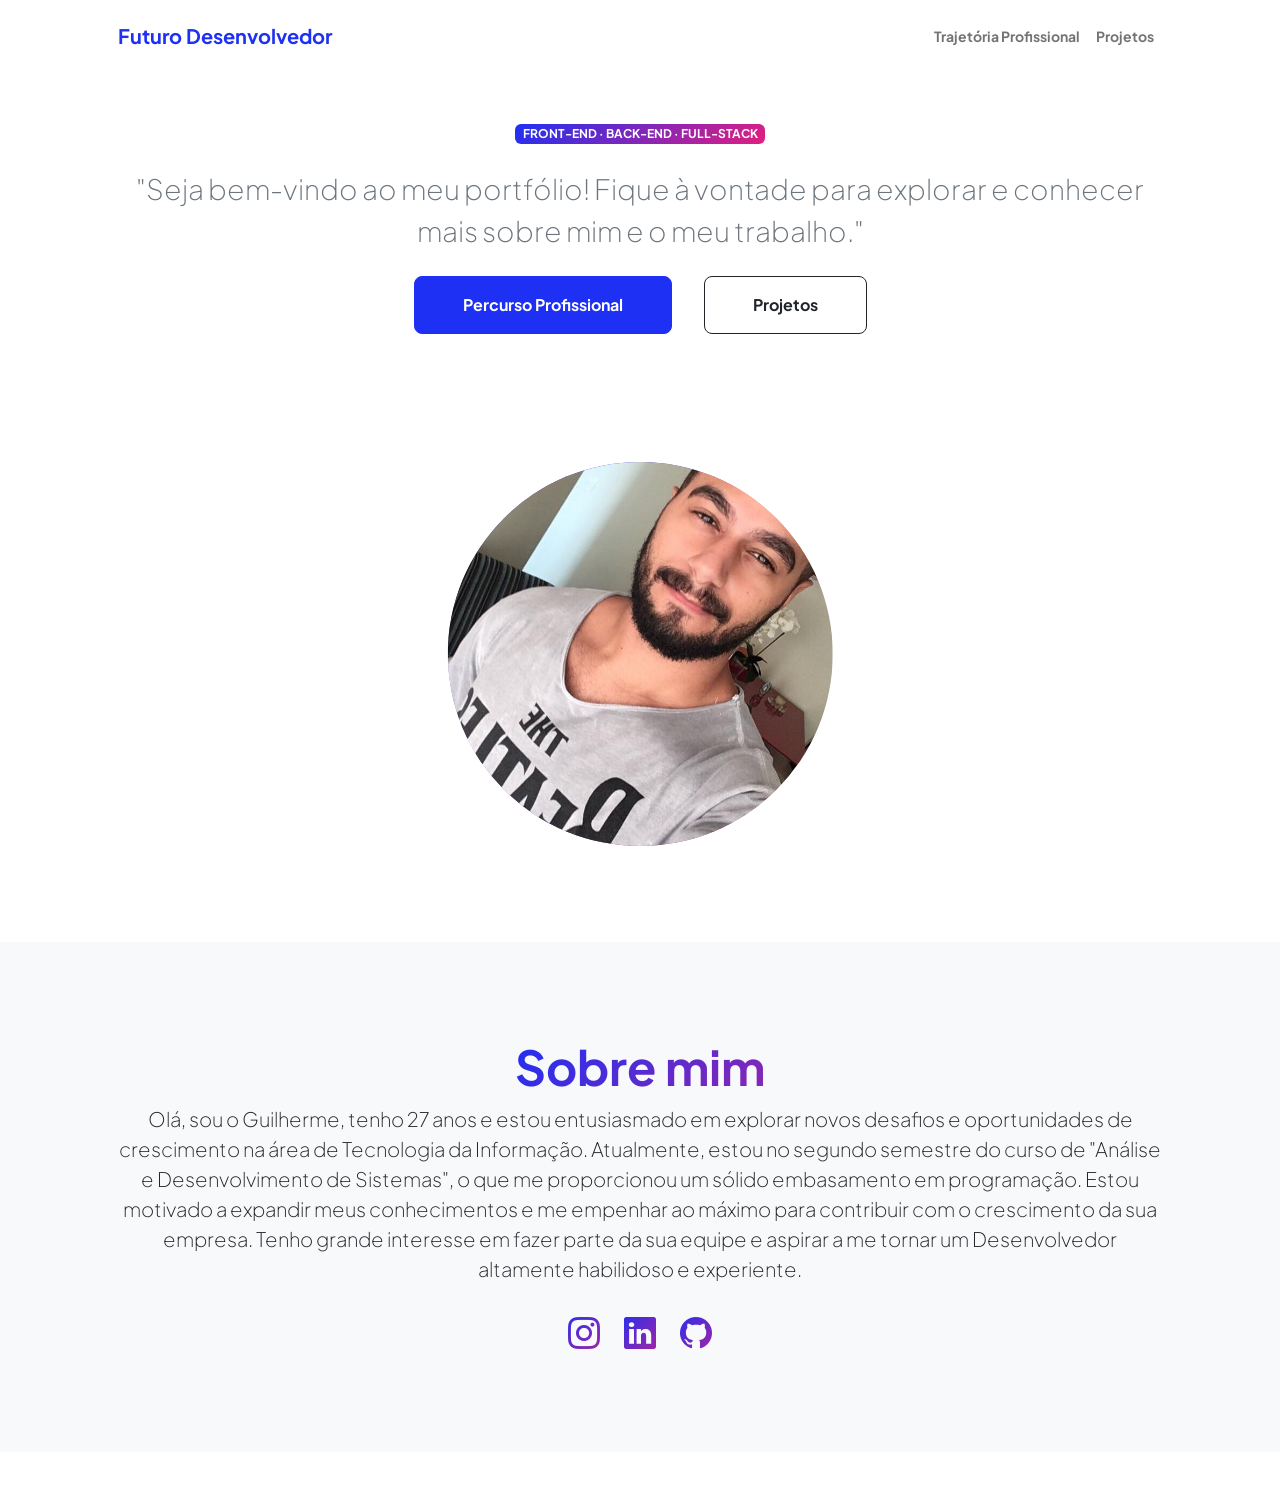
<file: cv/index.html>
<!DOCTYPE html>
<html lang="en">
    <head>
        <meta charset="utf-8" />
        <meta name="viewport" content="width=device-width, initial-scale=1, shrink-to-fit=no" />
        <meta name="description" content="" />
        <meta name="author" content="" />
        <title>Guilherme Mata</title>
        <!-- Favicon-->
        <link rel="icon" type="image/x-icon" href="assets/favicon.ico" />
        <!-- Custom Google font-->
        <link rel="preconnect" href="https://fonts.googleapis.com" />
        <link rel="preconnect" href="https://fonts.gstatic.com" crossorigin />
        <link href="https://fonts.googleapis.com/css2?family=Plus+Jakarta+Sans:wght@100;200;300;400;500;600;700;800;900&amp;display=swap" rel="stylesheet" />
        <!-- Bootstrap icons-->
        <link href="https://cdn.jsdelivr.net/npm/bootstrap-icons@1.8.1/font/bootstrap-icons.css" rel="stylesheet" />
        <!-- Core theme CSS (includes Bootstrap)-->
        <link href="css/styles.css" rel="stylesheet" />
    </head>
    <body class="d-flex flex-column h-100">
        <main class="flex-shrink-0">
            <!-- Navigation-->
            <nav class="navbar navbar-expand-lg navbar-light bg-white py-3">
                <div class="container px-5">
                    <a class="navbar-brand" href="index.html"><span class="fw-bolder text-primary">Futuro Desenvolvedor</span></a>
                    <button class="navbar-toggler" type="button" data-bs-toggle="collapse" data-bs-target="#navbarSupportedContent" aria-controls="navbarSupportedContent" aria-expanded="false" aria-label="Toggle navigation"><span class="navbar-toggler-icon"></span></button>
                    <div class="collapse navbar-collapse" id="navbarSupportedContent">
                        <ul class="navbar-nav ms-auto mb-2 mb-lg-0 small fw-bolder">
                     <!--   <li class="nav-item"><a class="nav-link" href="index.html">Home</a></li>-->
                            <li class="nav-item"><a class="nav-link" href="resume.html">Trajetória Profissional</a></li>
                            <li class="nav-item"><a class="nav-link" href="projects.html">Projetos</a></li>
                            <!-- <li class="nav-item"><a class="nav-link" href="contact.html">Contato</a></li> -->
                        </ul>
                    </div>
                </div>
            </nav>
            <!-- Header-->
            <header class="py-5">
                <div class="container px-5 pb-5">
                    <div class="row gx-5 align-items-center">
                        <div class="col-xxl-5">
                            <!-- Header text content-->
                            <div class="text-center text-xxl-start">
                                <div class="badge bg-gradient-primary-to-secondary text-white mb-4"><div class="text-uppercase">Front-End &middot; Back-End &middot; Full-Stack</div></div>
                                <div class="fs-3 fw-light text-muted">"Seja bem-vindo ao meu portfólio! Fique à vontade para explorar e conhecer mais sobre mim e o meu trabalho."</div>
                               <!-- <h1 class="display-3 fw-bolder mb-5"><span class="text-gradient d-inline">Get online and grow fast</span></h1>--><br/>
                                <div class="d-grid gap-3 d-sm-flex justify-content-sm-center justify-content-xxl-start mb-3">
                                    <a class="btn btn-primary btn-lg px-5 py-3 me-sm-3 fs-6 fw-bolder" href="resume.html">Percurso Profissional</a>
                                    <a class="btn btn-outline-dark btn-lg px-5 py-3 fs-6 fw-bolder" href="projects.html">Projetos</a>
                                </div>
                            </div>
                        </div>
                        <div class="col-xxl-7">
                            <!-- Header profile picture-->
                            <div class="d-flex justify-content-center mt-5 mt-xxl-0">
                                <div class="profile bg-gradient-primary-to-secondary">
                                    <!-- TIP: For best results, use a photo with a transparent background like the demo example below-->
                                    <!-- Watch a tutorial on how to do this on YouTube (link)-->
                                    <img class="profile-img " src="assets/profile.jpg" alt="..." >
                                    <div class="dots-1">
       
                                    </div>
                                    <div class="dots-2">
 
                                    </div>
                                    <div class="dots-3">

                                    </div>
                                    <div class="dots-4">

                                    </div>
                                </div>
                            </div>
                        </div>
                    </div>
                </div>
            </header>
            <!-- About Section-->
            <section class="bg-light py-5">
                <div class="container px-5">
                    <div class="row gx-5 justify-content-center">
                        <div class="col-xxl-8">
                            <div class="text-center my-5">
                                <h2 class="display-5 fw-bolder"><span class="text-gradient d-inline">Sobre mim</span></h2>
                                <p class="lead fw-light mb-4">Olá, sou o Guilherme, tenho 27 anos e estou entusiasmado em explorar novos desafios e oportunidades de crescimento na área de Tecnologia da Informação. Atualmente, estou no segundo semestre do curso de "Análise e Desenvolvimento de Sistemas", o que me proporcionou um sólido embasamento em programação. Estou motivado a expandir meus conhecimentos e me empenhar ao máximo para contribuir com o crescimento da sua empresa. Tenho grande interesse em fazer parte da sua equipe e aspirar a me tornar um Desenvolvedor altamente habilidoso e experiente.</p>
                                <!--<p class="text-muted">...</p>-->
                                <div class="d-flex justify-content-center fs-2 gap-4">
                                    <a class="text-gradient" href="https://www.instagram.com/guilhermeflmata/?next=%2Fguilhermeflmata%2F"><i class="bi bi-instagram"></i></a>
                                    <a class="text-gradient" href="https://www.linkedin.com/in/guilherme-mata-116523270/"><i class="bi bi-linkedin"></i></a>
                                    <a class="text-gradient" href="https://github.com/GuilhermeMata"><i class="bi bi-github"></i></a>
                                </div>
                            </div>
                        </div>
                    </div>
                </div>
            </section>
        </main>
        <!-- Footer-->
        <footer class="bg-white py-4 mt-auto">
            <div class="container px-5">
                <div class="row align-items-center justify-content-between flex-column flex-sm-row">
                    <div class="col-auto"><div class="small m-0"></div></div>
                    <!--<a class="small" href="#!">Privacy</a>
                        <span class="mx-1">&middot;</span>
                        <a class="small" href="#!">Terms</a>
                        <span class="mx-1">&middot;</span>
                        <a class="small" href="#!">Contact</a>-->
                    </div>
                </div>
            </div>
        </footer>
        <!-- Bootstrap core JS-->
        <script src="https://cdn.jsdelivr.net/npm/bootstrap@5.2.3/dist/js/bootstrap.bundle.min.js"></script>
        <!-- Core theme JS-->

        
    </body>
</html>
</file>
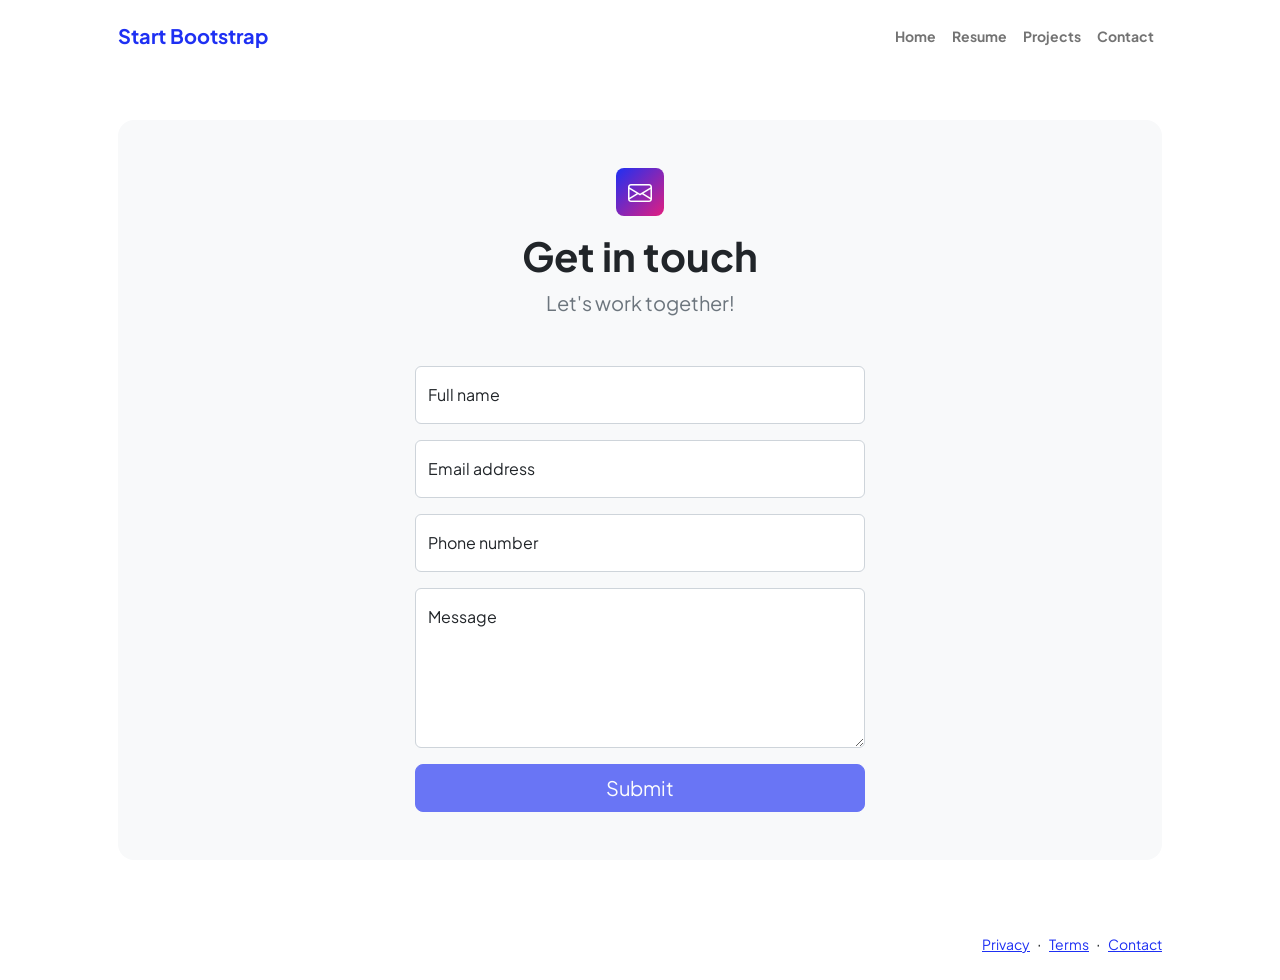
<file: cv/contact.html>
<!DOCTYPE html>
<html lang="en">
    <head>
        <meta charset="utf-8" />
        <meta name="viewport" content="width=device-width, initial-scale=1, shrink-to-fit=no" />
        <meta name="description" content />
        <meta name="author" content />
        <title>Modern Business - Start Bootstrap Template</title>
        <!-- Favicon-->
        <link rel="icon" type="image/x-icon" href="assets/favicon.ico" />
        <!-- Custom Google font-->
        <link rel="preconnect" href="https://fonts.googleapis.com" />
        <link rel="preconnect" href="https://fonts.gstatic.com" crossorigin />
        <link href="https://fonts.googleapis.com/css2?family=Plus+Jakarta+Sans:wght@100;200;300;400;500;600;700;800;900&amp;display=swap" rel="stylesheet" />
        <!-- Bootstrap icons-->
        <link href="https://cdn.jsdelivr.net/npm/bootstrap-icons@1.8.1/font/bootstrap-icons.css" rel="stylesheet" />
        <!-- Core theme CSS (includes Bootstrap)-->
        <link href="css/styles.css" rel="stylesheet" />
    </head>
    <body class="d-flex flex-column">
        <main class="flex-shrink-0">
            <!-- Navigation-->
            <nav class="navbar navbar-expand-lg navbar-light bg-white py-3">
                <div class="container px-5">
                    <a class="navbar-brand" href="index.html"><span class="fw-bolder text-primary">Start Bootstrap</span></a>
                    <button class="navbar-toggler" type="button" data-bs-toggle="collapse" data-bs-target="#navbarSupportedContent" aria-controls="navbarSupportedContent" aria-expanded="false" aria-label="Toggle navigation"><span class="navbar-toggler-icon"></span></button>
                    <div class="collapse navbar-collapse" id="navbarSupportedContent">
                        <ul class="navbar-nav ms-auto mb-2 mb-lg-0 small fw-bolder">
                            <li class="nav-item"><a class="nav-link" href="index.html">Home</a></li>
                            <li class="nav-item"><a class="nav-link" href="resume.html">Resume</a></li>
                            <li class="nav-item"><a class="nav-link" href="projects.html">Projects</a></li>
                            <li class="nav-item"><a class="nav-link" href="contact.html">Contact</a></li>
                        </ul>
                    </div>
                </div>
            </nav>
            <!-- Page content-->
            <section class="py-5">
                <div class="container px-5">
                    <!-- Contact form-->
                    <div class="bg-light rounded-4 py-5 px-4 px-md-5">
                        <div class="text-center mb-5">
                            <div class="feature bg-primary bg-gradient-primary-to-secondary text-white rounded-3 mb-3"><i class="bi bi-envelope"></i></div>
                            <h1 class="fw-bolder">Get in touch</h1>
                            <p class="lead fw-normal text-muted mb-0">Let's work together!</p>
                        </div>
                        <div class="row gx-5 justify-content-center">
                            <div class="col-lg-8 col-xl-6">
                                <!-- * * * * * * * * * * * * * * *-->
                                <!-- * * SB Forms Contact Form * *-->
                                <!-- * * * * * * * * * * * * * * *-->
                                <!-- This form is pre-integrated with SB Forms.-->
                                <!-- To make this form functional, sign up at-->
                                <!-- https://startbootstrap.com/solution/contact-forms-->
                                <!-- to get an API token!-->
                                <form id="contactForm" data-sb-form-api-token="API_TOKEN">
                                    <!-- Name input-->
                                    <div class="form-floating mb-3">
                                        <input class="form-control" id="name" type="text" placeholder="Enter your name..." data-sb-validations="required" />
                                        <label for="name">Full name</label>
                                        <div class="invalid-feedback" data-sb-feedback="name:required">A name is required.</div>
                                    </div>
                                    <!-- Email address input-->
                                    <div class="form-floating mb-3">
                                        <input class="form-control" id="email" type="email" placeholder="name@example.com" data-sb-validations="required,email" />
                                        <label for="email">Email address</label>
                                        <div class="invalid-feedback" data-sb-feedback="email:required">An email is required.</div>
                                        <div class="invalid-feedback" data-sb-feedback="email:email">Email is not valid.</div>
                                    </div>
                                    <!-- Phone number input-->
                                    <div class="form-floating mb-3">
                                        <input class="form-control" id="phone" type="tel" placeholder="(123) 456-7890" data-sb-validations="required" />
                                        <label for="phone">Phone number</label>
                                        <div class="invalid-feedback" data-sb-feedback="phone:required">A phone number is required.</div>
                                    </div>
                                    <!-- Message input-->
                                    <div class="form-floating mb-3">
                                        <textarea class="form-control" id="message" type="text" placeholder="Enter your message here..." style="height: 10rem" data-sb-validations="required"></textarea>
                                        <label for="message">Message</label>
                                        <div class="invalid-feedback" data-sb-feedback="message:required">A message is required.</div>
                                    </div>
                                    <!-- Submit success message-->
                                    <!---->
                                    <!-- This is what your users will see when the form-->
                                    <!-- has successfully submitted-->
                                    <div class="d-none" id="submitSuccessMessage">
                                        <div class="text-center mb-3">
                                            <div class="fw-bolder">Form submission successful!</div>
                                            To activate this form, sign up at
                                            <br />
                                            <a href="https://startbootstrap.com/solution/contact-forms">https://startbootstrap.com/solution/contact-forms</a>
                                        </div>
                                    </div>
                                    <!-- Submit error message-->
                                    <!---->
                                    <!-- This is what your users will see when there is-->
                                    <!-- an error submitting the form-->
                                    <div class="d-none" id="submitErrorMessage"><div class="text-center text-danger mb-3">Error sending message!</div></div>
                                    <!-- Submit Button-->
                                    <div class="d-grid"><button class="btn btn-primary btn-lg disabled" id="submitButton" type="submit">Submit</button></div>
                                </form>
                            </div>
                        </div>
                    </div>
                </div>
            </section>
        </main>
        <!-- Footer-->
        <footer class="bg-white py-4 mt-auto">
            <div class="container px-5">
                <div class="row align-items-center justify-content-between flex-column flex-sm-row">
                    <div class="col-auto"><div class="small m-0"></div></div>
                    <div class="col-auto">
                        <a class="small" href="#!">Privacy</a>
                        <span class="mx-1">&middot;</span>
                        <a class="small" href="#!">Terms</a>
                        <span class="mx-1">&middot;</span>
                        <a class="small" href="#!">Contact</a>
                    </div>
                </div>
            </div>
        </footer>
        <!-- Bootstrap core JS-->
        <script src="https://cdn.jsdelivr.net/npm/bootstrap@5.2.3/dist/js/bootstrap.bundle.min.js"></script>
        <!-- Core theme JS-->
        <script src="js/scripts.js"></script>
        <!-- * * * * * * * * * * * * * * * * * * * * * * * * * * * * * * * * * * * * * * * *-->
        <!-- * *                               SB Forms JS                               * *-->
        <!-- * * Activate your form at https://startbootstrap.com/solution/contact-forms * *-->
        <!-- * * * * * * * * * * * * * * * * * * * * * * * * * * * * * * * * * * * * * * * *-->
        <script src="https://cdn.startbootstrap.com/sb-forms-latest.js"></script>
    </body>
</html>
</file>
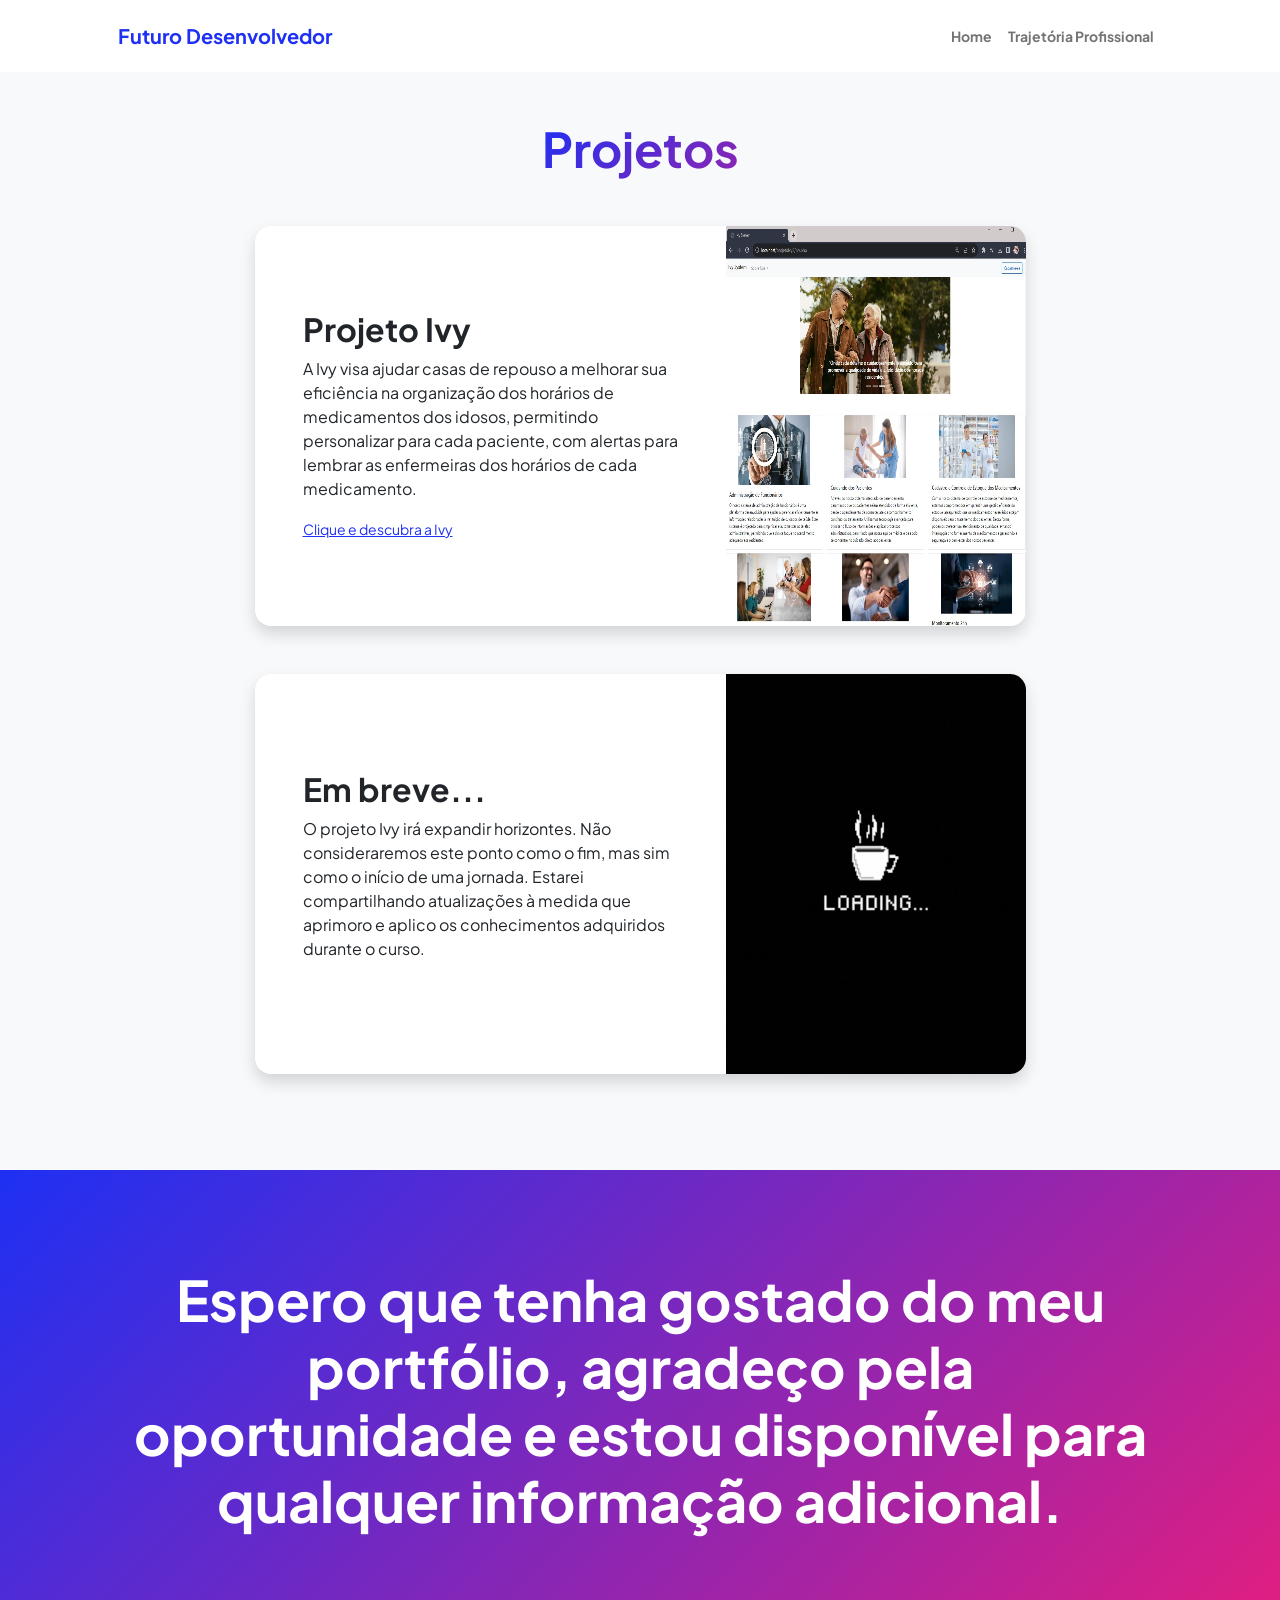
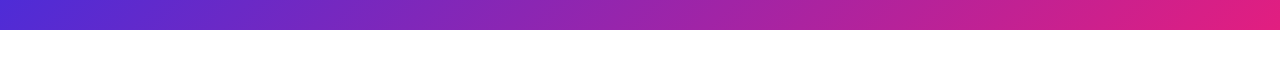
<file: cv/projects.html>
<!DOCTYPE html>
<html lang="en">
    <head>
        <meta charset="utf-8" />
        <meta name="viewport" content="width=device-width, initial-scale=1, shrink-to-fit=no" />
        <meta name="description" content="" />
        <meta name="author" content="" />
        <title>Guilherme Mata</title>
        <!-- Favicon-->
        <link rel="icon" type="image/x-icon" href="assets/favicon.ico" />
        <!-- Custom Google font-->
        <link rel="preconnect" href="https://fonts.googleapis.com" />
        <link rel="preconnect" href="https://fonts.gstatic.com" crossorigin />
        <link href="https://fonts.googleapis.com/css2?family=Plus+Jakarta+Sans:wght@100;200;300;400;500;600;700;800;900&amp;display=swap" rel="stylesheet" />
        <!-- Bootstrap icons-->
        <link href="https://cdn.jsdelivr.net/npm/bootstrap-icons@1.8.1/font/bootstrap-icons.css" rel="stylesheet" />
        <!-- Core theme CSS (includes Bootstrap)-->
        <link href="css/styles.css" rel="stylesheet" />
    </head>
    <body class="d-flex flex-column h-100 bg-light">
        <main class="flex-shrink-0">
            <!-- Navigation-->
            <nav class="navbar navbar-expand-lg navbar-light bg-white py-3">
                <div class="container px-5">
                    <a class="navbar-brand" href="index.html"><span class="fw-bolder text-primary">Futuro Desenvolvedor</span></a>
                    <button class="navbar-toggler" type="button" data-bs-toggle="collapse" data-bs-target="#navbarSupportedContent" aria-controls="navbarSupportedContent" aria-expanded="false" aria-label="Toggle navigation"><span class="navbar-toggler-icon"></span></button>
                    <div class="collapse navbar-collapse" id="navbarSupportedContent">
                        <ul class="navbar-nav ms-auto mb-2 mb-lg-0 small fw-bolder">
                            <li class="nav-item"><a class="nav-link" href="index.html">Home</a></li>
                            <li class="nav-item"><a class="nav-link" href="resume.html">Trajetória Profissional</a></li>
                        <!--<li class="nav-item"><a class="nav-link" href="projects.html">Projects</a></li>
                            <li class="nav-item"><a class="nav-link" href="contact.html">Contact</a></li> -->
                        </ul>
                    </div>
                </div>
            </nav>
            <!-- Projects Section-->
            <section class="py-5">
                <div class="container px-5 mb-5">
                    <div class="text-center mb-5">
                        <h1 class="display-5 fw-bolder mb-0"><span class="text-gradient d-inline">Projetos</span></h1>
                    </div>
                    <div class="row gx-5 justify-content-center">
                        <div class="col-lg-11 col-xl-9 col-xxl-8">
                            <!-- Project Card 1-->
                            <div class="card overflow-hidden shadow rounded-4 border-0 mb-5">
                                <div class="card-body p-0">
                                    <div class="d-flex align-items-center">
                                        <div class="p-5">
                                            <h2 class="fw-bolder">Projeto Ivy</h2>
                                            <p>A Ivy visa ajudar casas de repouso a melhorar sua eficiência na organização dos horários de medicamentos dos idosos, permitindo personalizar para cada paciente, com alertas para lembrar as enfermeiras dos horários de cada medicamento.</p>
                                            <a class="small" href="http://localhost/projetoivy2/ivy.php">Clique e descubra a Ivy</a>
                                        </div> 
                                        <img class="img-fluid" src="assets/ivy2fotor.png" alt="..." />
                                    </div>
                                </div>
                            </div>
                            <!-- Project Card 2-->
                           <div class="card overflow-hidden shadow rounded-4 border-0">
                                <div class="card-body p-0">
                                    <div class="d-flex align-items-center">
                                        <div class="p-5">
                                            <h2 class="fw-bolder">Em breve...</h2>
                                            <p>O projeto Ivy irá expandir horizontes. Não consideraremos este ponto como o fim, mas sim como o início de uma jornada. Estarei compartilhando atualizações à medida que aprimoro e aplico os conhecimentos adquiridos durante o curso.</p>
                                        </div>
                                       <img class="img-fluid" src="assets/coffe.gif" alt="..." /> 
                                    </div>
                                </div>
                            </div>
                        </div>
                    </div>
                </div>
            </section>
            <!-- Call to action section-->
            <section class="py-5 bg-gradient-primary-to-secondary text-white">
                <div class="container px-5 my-5">
                    <div class="text-center">
                        <h2 class="display-4 fw-bolder mb-4">Espero que tenha gostado do meu portfólio, agradeço pela oportunidade e estou disponível para qualquer informação adicional.</h2>
                        <!--<a class="btn btn-outline-light btn-lg px-5 py-3 fs-6 fw-bolder" href="contact.html">Contact me</a>-->
                    </div>
                </div>
            </section>
        </main>
        <!-- Footer-->
        <footer class="bg-white py-4 mt-auto">
            <div class="container px-5">
                <div class="row align-items-center justify-content-between flex-column flex-sm-row">
                    <div class="col-auto"><div class="small m-0"></div></div>
                    <div class="col-auto">
                     <!--<a class="small" href="#!">Privacy</a>
                        <span class="mx-1">&middot;</span>
                        <a class="small" href="#!">Terms</a>
                        <span class="mx-1">&middot;</span>
                        <a class="small" href="#!">Contact</a>-->
                    </div>
                </div>
            </div>
        </footer>
        <!-- Bootstrap core JS-->
        <script src="https://cdn.jsdelivr.net/npm/bootstrap@5.2.3/dist/js/bootstrap.bundle.min.js"></script>
        <!-- Core theme JS-->
        <script src="js/scripts.js"></script>
    </body>
</html>
</file>
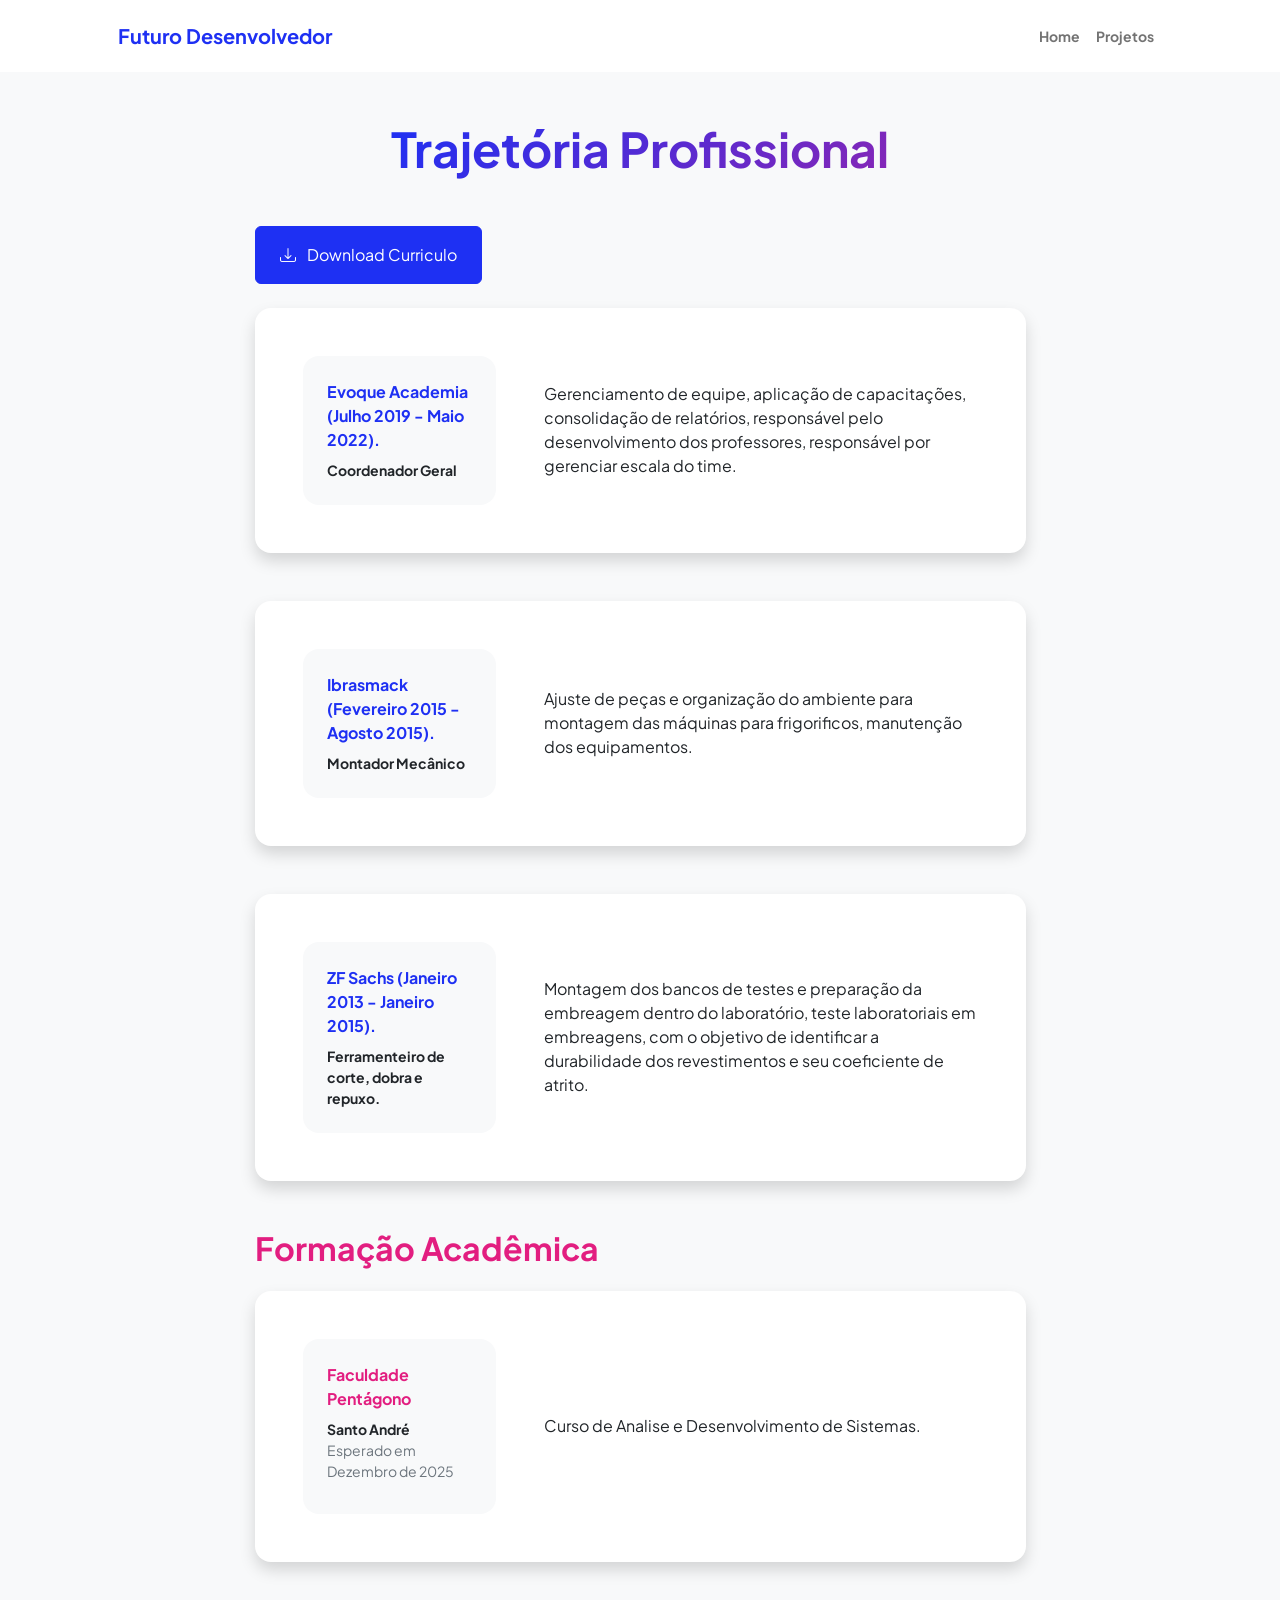
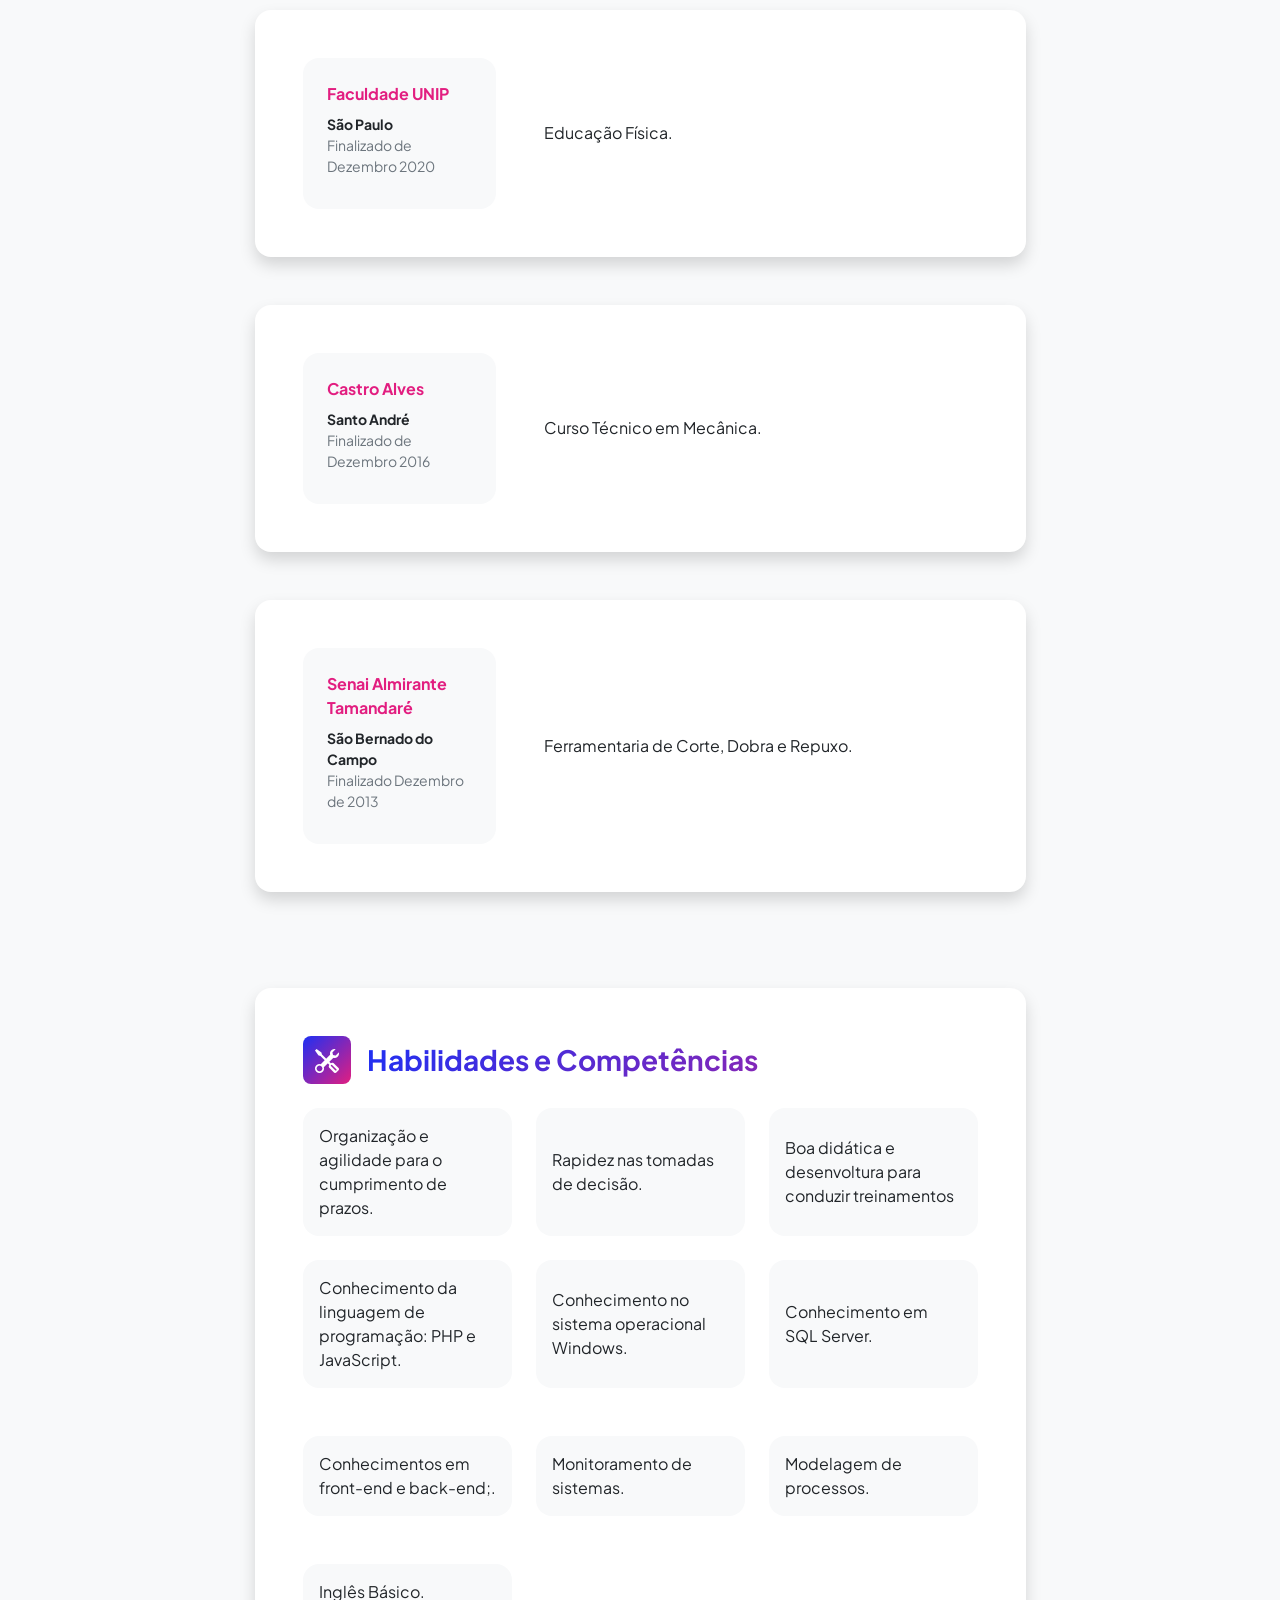
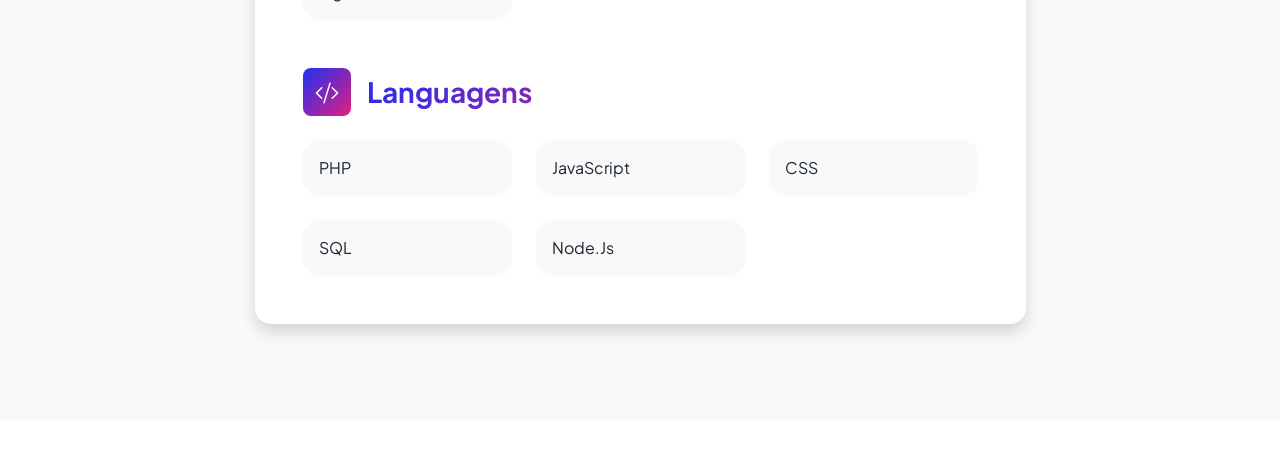
<file: cv/resume.html>
<!DOCTYPE html>
<html lang="en">
    <head>
        <meta charset="utf-8" />
        <meta name="viewport" content="width=device-width, initial-scale=1, shrink-to-fit=no" />
        <meta name="description" content="" />
        <meta name="author" content="" />
        <title>Guilherme Mata</title>
        <!-- Favicon-->
        <link rel="icon" type="image/x-icon" href="assets/favicon.ico" />
        <!-- Custom Google font-->
        <link rel="preconnect" href="https://fonts.googleapis.com" />
        <link rel="preconnect" href="https://fonts.gstatic.com" crossorigin />
        <link href="https://fonts.googleapis.com/css2?family=Plus+Jakarta+Sans:wght@100;200;300;400;500;600;700;800;900&amp;display=swap" rel="stylesheet" />
        <!-- Bootstrap icons-->
        <link href="https://cdn.jsdelivr.net/npm/bootstrap-icons@1.8.1/font/bootstrap-icons.css" rel="stylesheet" />
        <!-- Core theme CSS (includes Bootstrap)-->
        <link href="css/styles.css" rel="stylesheet" />
    </head>
    <body class="d-flex flex-column h-100 bg-light">
        <main class="flex-shrink-0">
            <!-- Navigation-->
            <nav class="navbar navbar-expand-lg navbar-light bg-white py-3">
                <div class="container px-5">
                    <a class="navbar-brand" href="index.html"><span class="fw-bolder text-primary">Futuro Desenvolvedor</span></a>
                    <button class="navbar-toggler" type="button" data-bs-toggle="collapse" data-bs-target="#navbarSupportedContent" aria-controls="navbarSupportedContent" aria-expanded="false" aria-label="Toggle navigation"><span class="navbar-toggler-icon"></span></button>
                    <div class="collapse navbar-collapse" id="navbarSupportedContent">
                        <ul class="navbar-nav ms-auto mb-2 mb-lg-0 small fw-bolder">
                            <li class="nav-item"><a class="nav-link" href="index.html">Home</a></li>
                        <!--<li class="nav-item"><a class="nav-link" href="resume.html">Profissões</a></li>-->
                            <li class="nav-item"><a class="nav-link" href="projects.html">Projetos</a></li>
                        <!--<li class="nav-item"><a class="nav-link" href="contact.html">Contato</a></li>-->
                        </ul>
                    </div>
                </div>
            </nav>
            <!-- Page Content-->
            <div class="container px-5 my-5">
                <div class="text-center mb-5">
                    <h1 class="display-5 fw-bolder mb-0"><span class="text-gradient d-inline">Trajetória Profissional</span></h1>
                </div>
                <div class="row gx-5 justify-content-center">
                    <div class="col-lg-11 col-xl-9 col-xxl-8">
                        <!-- Experience Section-->
                        <section>
                            <div class="d-flex align-items-center justify-content-between mb-4">
                                
                                <!-- Download resume button-->
                                <!-- Note: Set the link href target to a PDF file within your project-->
                                <a class="btn btn-primary px-4 py-3" href="assets/Guilherme_Mata_Curriculo_2.docx">
                                    <div class="d-inline-block bi bi-download me-2"></div>
                                    Download Curriculo
                                </a>
                            </div>
                            <!-- Experience Card 1-->
                            <div class="card shadow border-0 rounded-4 mb-5">
                                <div class="card-body p-5">
                                    <div class="row align-items-center gx-5">
                                        <div class="col text-center text-lg-start mb-4 mb-lg-0">
                                            <div class="bg-light p-4 rounded-4">
                                                <div class="text-primary fw-bolder mb-2">Evoque Academia (Julho 2019 - Maio 2022).</div>
                                                <div class="small fw-bolder">Coordenador Geral</div>
                                            </div>
                                        </div>
                                        <div class="col-lg-8"><div>Gerenciamento de equipe, 
                                            aplicação de capacitações, 
                                            consolidação de relatórios, 
                                            responsável pelo desenvolvimento dos professores, 
                                            responsável por gerenciar escala do time.
                                            </div></div>
                                    </div>
                                </div>
                            </div>
                            <!-- Experience Card 2-->
                            <div class="card shadow border-0 rounded-4 mb-5">
                                <div class="card-body p-5">
                                    <div class="row align-items-center gx-5">
                                        <div class="col text-center text-lg-start mb-4 mb-lg-0">
                                            <div class="bg-light p-4 rounded-4">
                                                <div class="text-primary fw-bolder mb-2">Ibrasmack (Fevereiro 2015 - Agosto 2015).</div>
                                                <div class="small fw-bolder">Montador Mecânico</div>
                                            </div>
                                        </div>
                                        <div class="col-lg-8"><div>Ajuste de peças e organização do ambiente para montagem das máquinas para frigorificos,  
                                            manutenção dos equipamentos.
                                            </div></div>
                                    </div>
                                </div>
                            </div>
                                                        <!-- Experience Card 1-->
                            <div class="card shadow border-0 rounded-4 mb-5">
                                <div class="card-body p-5">
                                    <div class="row align-items-center gx-5">
                                        <div class="col text-center text-lg-start mb-4 mb-lg-0">
                                            <div class="bg-light p-4 rounded-4">
                                                <div class="text-primary fw-bolder mb-2">ZF Sachs (Janeiro 2013 - Janeiro 2015).</div>
                                                <div class="small fw-bolder">Ferramenteiro de corte, dobra e repuxo.</div>
                                            </div>
                                        </div>
                                        <div class="col-lg-8"><div>Montagem dos bancos de testes e preparação da embreagem dentro do laboratório, 
                                                                    teste laboratoriais em embreagens, com o objetivo de identificar a durabilidade dos revestimentos e seu coeficiente de atrito.
                                            </div></div>
                                    </div>
                                </div>
                            </div>
                        </section>
                        <!-- Education Section-->
                        <section>
                            <h2 class="text-secondary fw-bolder mb-4">Formação Acadêmica</h2>
                            <!-- Education Card 1-->
                            <div class="card shadow border-0 rounded-4 mb-5">
                                <div class="card-body p-5">
                                    <div class="row align-items-center gx-5">
                                        <div class="col text-center text-lg-start mb-4 mb-lg-0">
                                            <div class="bg-light p-4 rounded-4">
                                                <div class="text-secondary fw-bolder mb-2">Faculdade Pentágono</div>
                                                <div class="mb-2">
                                                    <div class="small fw-bolder">Santo André</div>
                                                    <div class="small text-muted">Esperado em Dezembro de 2025</div>
                                                </div>
                                            </div>
                                        </div>
                                        <div class="col-lg-8"><div>Curso de Analise e Desenvolvimento de Sistemas.</div></div>
                                    </div>
                                </div>
                            </div>
                            <!-- Education Card 2-->
                            <div class="card shadow border-0 rounded-4 mb-5">
                                <div class="card-body p-5">
                                    <div class="row align-items-center gx-5">
                                        <div class="col text-center text-lg-start mb-4 mb-lg-0">
                                            <div class="bg-light p-4 rounded-4">
                                                <div class="text-secondary fw-bolder mb-2">Faculdade UNIP</div>
                                                <div class="mb-2">
                                                    <div class="small fw-bolder">São Paulo</div>
                                                    <div class="small text-muted">Finalizado de Dezembro 2020</div>
                                                </div>
                                            </div>
                                        </div>
                                        <div class="col-lg-8"><div>Educação Física.</div></div>
                                    </div>
                                </div>
                            </div>
                        </section>
                         <!-- Education Card 3-->
                            <div class="card shadow border-0 rounded-4 mb-5">
                                <div class="card-body p-5">
                                    <div class="row align-items-center gx-5">
                                        <div class="col text-center text-lg-start mb-4 mb-lg-0">
                                            <div class="bg-light p-4 rounded-4">
                                                <div class="text-secondary fw-bolder mb-2">Castro Alves</div>
                                                <div class="mb-2">
                                                    <div class="small fw-bolder">Santo André</div>
                                                    <div class="small text-muted">Finalizado de Dezembro 2016</div>
                                                </div>
                                            </div>
                                        </div>
                                        <div class="col-lg-8"><div>Curso Técnico em Mecânica.</div></div>
                                    </div>
                                </div>
                            </div>
                            <!-- Education Card 4-->
                            <div class="card shadow border-0 rounded-4 mb-5">
                                <div class="card-body p-5">
                                    <div class="row align-items-center gx-5">
                                        <div class="col text-center text-lg-start mb-4 mb-lg-0">
                                            <div class="bg-light p-4 rounded-4">
                                                <div class="text-secondary fw-bolder mb-2">Senai Almirante Tamandaré</div>
                                                <div class="mb-2">
                                                    <div class="small fw-bolder">São Bernado do Campo</div>
                                                    <div class="small text-muted">Finalizado Dezembro de 2013</div>
                                                </div>
                                            </div>
                                        </div>
                                        <div class="col-lg-8"><div>Ferramentaria de Corte, Dobra e Repuxo.</div></div>
                                    </div>
                                </div>
                            </div>
                        <!-- Divider-->
                        <div class="pb-5"></div>
                        <!-- Skills Section-->
                        <section>
                            <!-- Skillset Card-->
                            <div class="card shadow border-0 rounded-4 mb-5">
                                <div class="card-body p-5">
                                    <!-- Professional skills list-->
                                    <div class="mb-5">
                                        <div class="d-flex align-items-center mb-4">
                                            <div class="feature bg-primary bg-gradient-primary-to-secondary text-white rounded-3 me-3"><i class="bi bi-tools"></i></div>
                                            <h3 class="fw-bolder mb-0"><span class="text-gradient d-inline">Habilidades e Competências</span></h3>
                                        </div>
                                        <div class="row row-cols-1 row-cols-md-3 mb-4">
                                            <div class="col mb-4 mb-md-0"><div class="d-flex align-items-center bg-light rounded-4 p-3 h-100">Organização e agilidade para o cumprimento de prazos.</div></div>
                                            <div class="col mb-4 mb-md-0"><div class="d-flex align-items-center bg-light rounded-4 p-3 h-100">Rapidez nas tomadas de decisão.</div></div>
                                            <div class="col">
                                            <div class="d-flex align-items-center bg-light rounded-4 p-3 h-100">Boa didática e desenvoltura para conduzir treinamentos</div></div>
                                        </div>
                                        <div class="row row-cols-1 row-cols-md-3">
                                            <div class="col mb-4 mb-md-0"><div class="d-flex align-items-center bg-light rounded-4 p-3 h-100">Conhecimento da linguagem de programação: PHP e JavaScript.</div></div>
                                            <div class="col mb-4 mb-md-0"><div class="d-flex align-items-center bg-light rounded-4 p-3 h-100">Conhecimento no sistema operacional Windows.</div></div>
                                            <div class="col mb-4 mb-md-0"><div class="d-flex align-items-center bg-light rounded-4 p-3 h-100">Conhecimento em SQL Server.</div></div>
                                        </div>
                                    </div>
                                    <div class="row row-cols-1 row-cols-md-3">
                                        <div class="col mb-4 mb-md-0"><div class="d-flex align-items-center bg-light rounded-4 p-3 h-100">Conhecimentos em front-end e back-end;.</div></div>
                                        <div class="col mb-4 mb-md-0"><div class="d-flex align-items-center bg-light rounded-4 p-3 h-100">Monitoramento de sistemas.</div></div>
                                        <div class="col mb-4 mb-md-0"><div class="d-flex align-items-center bg-light rounded-4 p-3 h-100">Modelagem de processos.</div></div>
                                    </div><br><br>
                                    <div class="row row-cols-1 row-cols-md-3">
                                        <div class="col mb-4 mb-md-0"><div class="d-flex align-items-center bg-light rounded-4 p-3 h-100">Inglês Básico.</div></div>
                                        </div><br><br>
                                    <!-- Languages list-->
                                    <div class="mb-0">
                                        <div class="d-flex align-items-center mb-4">
                                            <div class="feature bg-primary bg-gradient-primary-to-secondary text-white rounded-3 me-3"><i class="bi bi-code-slash"></i></div>
                                            <h3 class="fw-bolder mb-0"><span class="text-gradient d-inline">Languagens</span></h3>
                                        </div>
                                        <div class="row row-cols-1 row-cols-md-3 mb-4">
                                            <div class="col mb-4 mb-md-0"><div class="d-flex align-items-center bg-light rounded-4 p-3 h-100">PHP</div></div>
                                            <div class="col mb-4 mb-md-0"><div class="d-flex align-items-center bg-light rounded-4 p-3 h-100">JavaScript</div></div>
                                            <div class="col"><div class="d-flex align-items-center bg-light rounded-4 p-3 h-100">CSS</div></div>
                                        </div>
                                        <div class="row row-cols-1 row-cols-md-3">
                                            <div class="col mb-4 mb-md-0"><div class="d-flex align-items-center bg-light rounded-4 p-3 h-100">SQL</div></div>
                                            <div class="col mb-4 mb-md-0"><div class="d-flex align-items-center bg-light rounded-4 p-3 h-100">Node.Js</div></div>
                                         <!--   <div class="col"><div class="d-flex align-items-center bg-light rounded-4 p-3 h-100">Node.js</div></div>-->
                                        </div>
                                    </div>
                                </div>
                            </div>
                        </section>
                    </div>
                </div>
            </div>
        </main>
        <!-- Footer-->
        <footer class="bg-white py-4 mt-auto">
            <div class="container px-5">
                <div class="row align-items-center justify-content-between flex-column flex-sm-row">
                    <div class="col-auto"><div class="small m-0"></div></div>
                    <div class="col-auto">
                        <!--<a class="small" href="#!">Privacy</a>
                        <span class="mx-1">&middot;</span>
                        <a class="small" href="#!">Terms</a>
                        <span class="mx-1">&middot;</span>
                        <a class="small" href="#!">Contact</a>-->
                    </div>
                </div>
            </div>
        </footer>
        <!-- Bootstrap core JS-->
        <script src="https://cdn.jsdelivr.net/npm/bootstrap@5.2.3/dist/js/bootstrap.bundle.min.js"></script>
        <!-- Core theme JS-->
        <script src="js/scripts.js"></script>
    </body>
</html>
</file>
